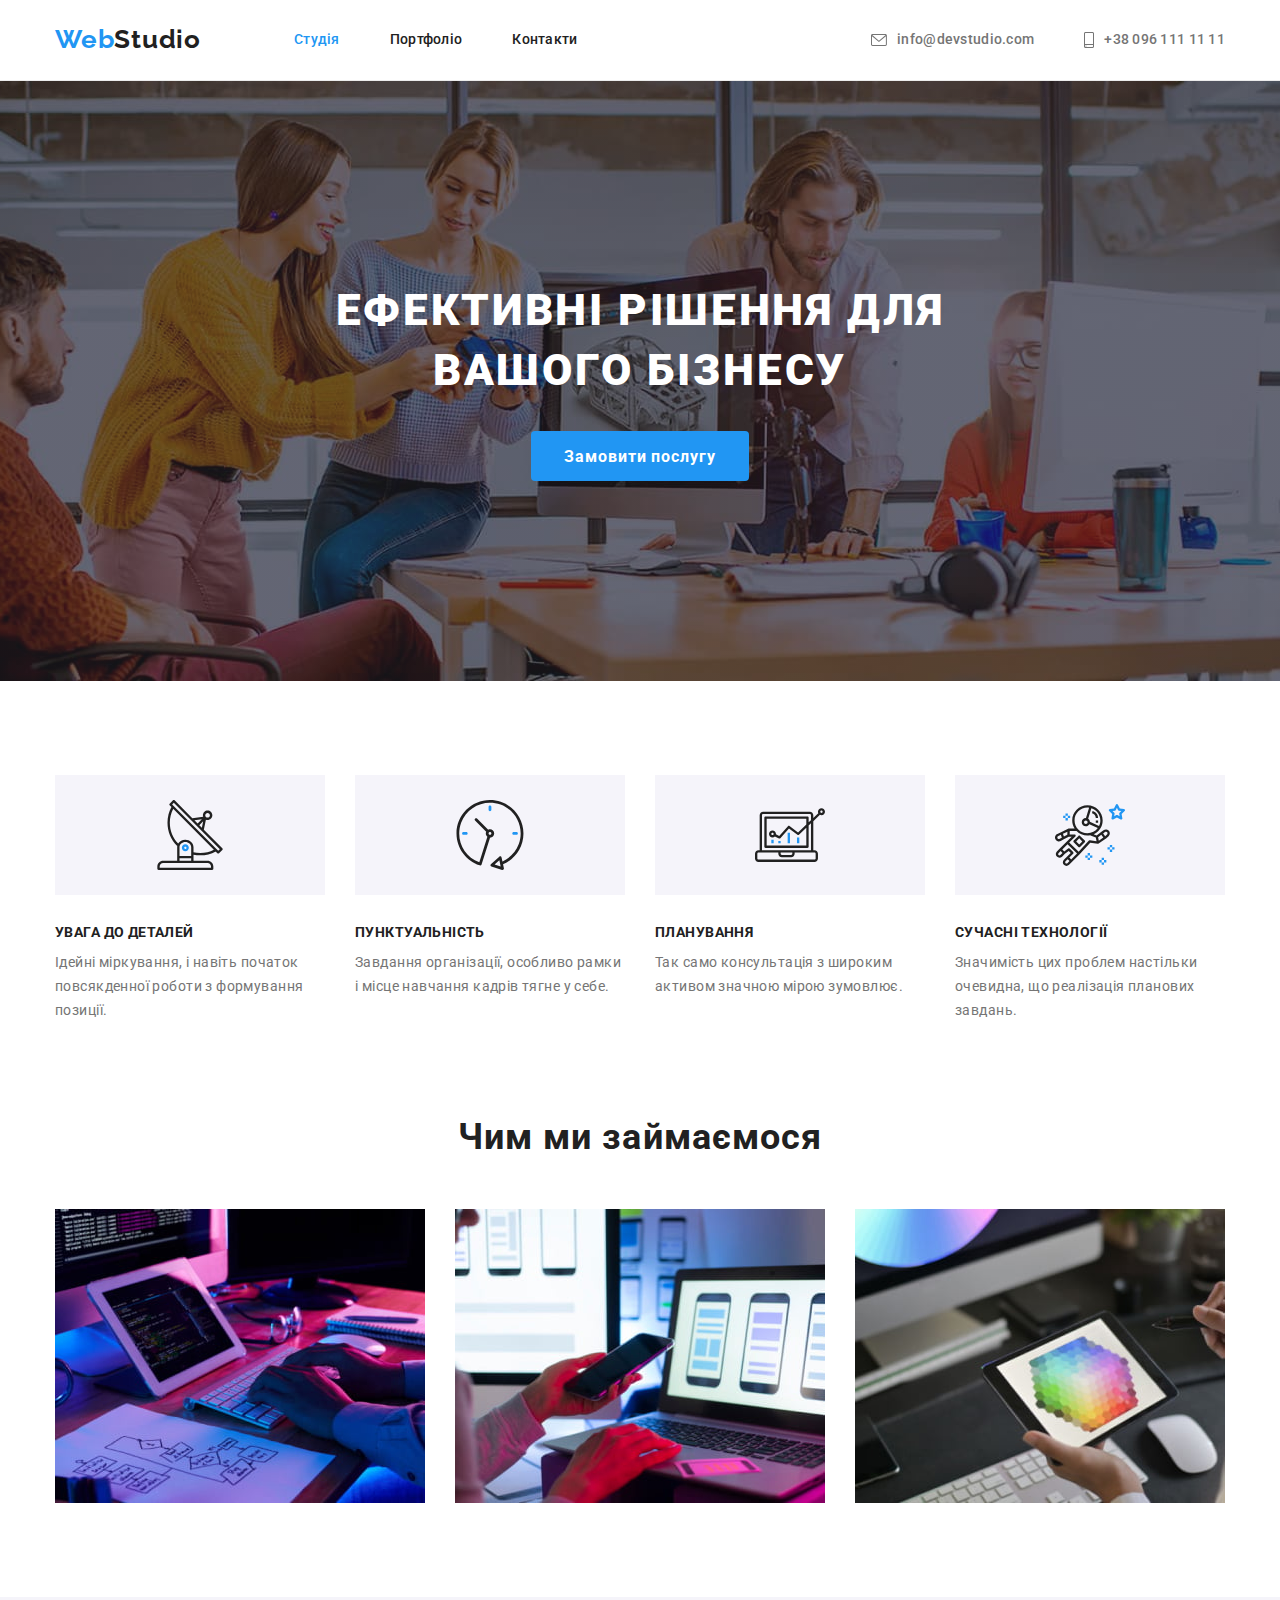
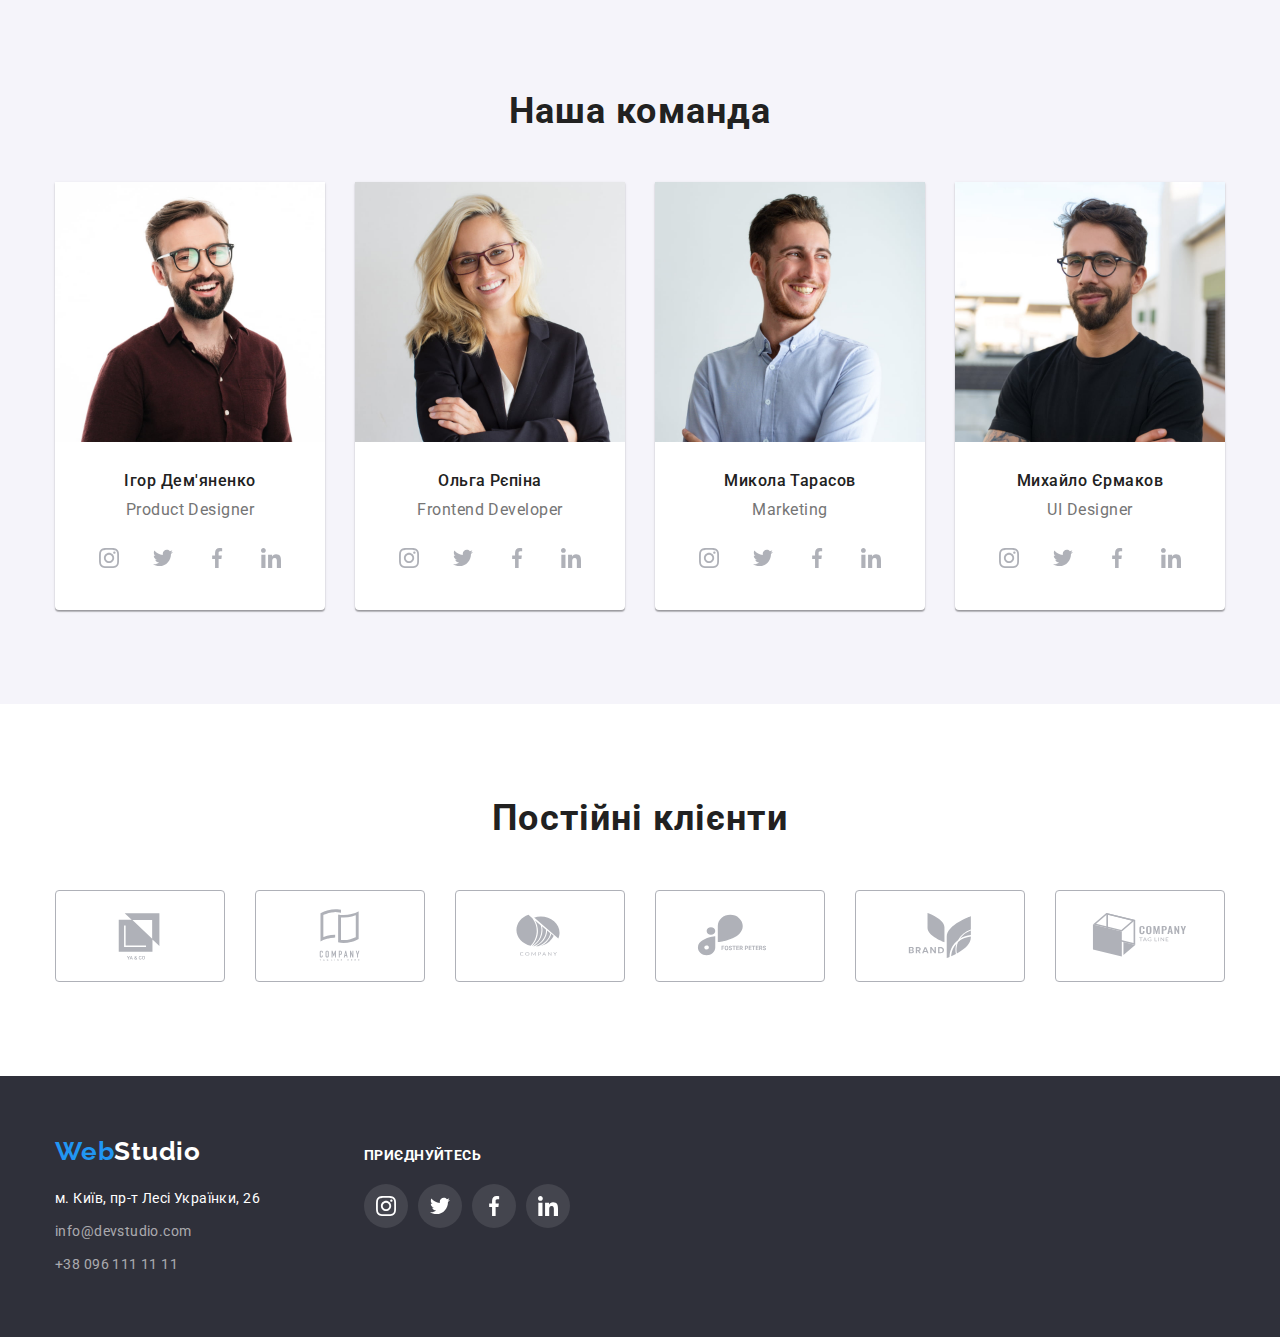
<file: index.html>
<!DOCTYPE html>
<html lang="uk">
<head>
    <meta charset="UTF-8">
    <meta http-equiv="X-UA-Compatible" content="IE=edge">
    <meta name="viewport" content="width=device-width, initial-scale=1.0">
    <title>WebStudio</title>
    <link rel="preconnect" href="https://fonts.googleapis.com">
    <link rel="preconnect" href="https://fonts.gstatic.com" crossorigin>
    <link href="https://fonts.googleapis.com/css2?family=Raleway:wght@700&family=Roboto:wght@400;500;700;900&display=swap" rel="stylesheet">
    <link rel="stylesheet" href="https://cdn.jsdelivr.net/npm/modern-normalize@1.1.0/modern-normalize.min.css">
    <link rel="stylesheet" href="./css/styles.css">
</head>

<body class="page">
    <!-- HEADER + SITE NAV + CONTACT NAV -->
    <header class="header">
        <div class="header-container container">
            <nav class="page-navigation">
                <a href="./index.html" class="logo">
                    Web<span class="logo-accent">Studio</span>
                </a>

            <ul class="site-nav list">
                <li><a href="./index.html" class="site-nav-link link current">Студія</a></li>
                <li><a href="./portfolio.html" class="site-nav-link link">Портфоліо</a></li>
                <li><a href="" class="site-nav-link link">Контакти</a></li>
            </ul>
            </nav>

            <ul class="contact-nav list">
                <li><a href="mailto:info@devstudio.com" class="contact-nav-link link">
                <svg class="contact-nav-icon" width="16" height="12">
                    <use href="./images/icons.svg#icon-envelope"></use>
                </svg>
                info@devstudio.com
            </a>
        </li>

                <li><a href="tel:+380961111111" class="contact-nav-link link">
                <svg class="contact-nav-icon" width="10" height="16">
                    <use href="./images/icons.svg#icon-smartphone"></use>
                </svg>
                +38 096 111 11 11
            </a>
        </li>
            </ul>
        </div>
    </header>

    
    <main>
    <!-- HERO -->
        <section class="hero section-hero section"> 
            <div class="container">
                <h1 class="hero-title">ефективні рішення для вашого бізнесу</h1>
                    <button type="button" class="btn-basics btn-hero">Замовити послугу</button>
            </div>
        </section>

    <!-- VALUES SECTION -->
    <section class="section">
        <div class="container">
            <h2 class="visually-hidden" hidden>Цінності компанії</h2>
                <ul class="values-list flex-list list"> 
                    
                    <li class="values-card">
                        <div class="icons-background">
                        <svg class="icon-values" width="70" height="70">
                            <use href="./images/icons.svg#icon-antenna"></use>
                        </svg>
                    </div>
                        <h3 class="values-heading">увага до деталей</h3>
                        <p class="values-info">Ідейні міркування, і навіть початок повсякденної роботи з формування позиції.</p>
                    </li>

                    <li class="values-card">
                        <div class="icons-background">
                        <svg class="icon-values" width="70" height="70">
                            <use href="./images/icons.svg#icon-clock"></use>
                        </svg>
                    </div>
                        <h3 class="values-heading">пунктуальність</h3>
                        <p class="values-info">Завдання організації, особливо рамки і місце навчання кадрів тягне у себе.</p>
                    </li>

                    <li class="values-card">
                        <div class="icons-background">
                        <svg class="icon-values" width="70" height="70">
                            <use href="./images/icons.svg#icon-diagram"></use>
                        </svg>
                    </div>
                        <h3 class="values-heading">планування</h3>
                        <p class="values-info">Так само консультація з широким активом значною мірою зумовлює.</p>
                    </li>

                    <li class="values-card">
                        <div class="icons-background">
                        <svg class="icon-values" width="70" height="70">
                            <use href="./images/icons.svg#icon-astronaut"></use>
                        </svg>
                    </div>
                        <h3 class="values-heading">сучасні технології</h3>
                        <p class="values-info">Значимість цих проблем настільки очевидна, що реалізація планових завдань.</p>
                    </li>
                </ul>
        </div>
    </section>

    <!-- Чим ми займаємося -->
    <section class="section-work section">
        <div class="container">
            <h2 class="section-title">Чим ми займаємося</h2>
                <ul class="works flex-list list">
                    <li class="works-card">
                        <img src="./images/imgone.jpg" alt="Чоловік набирає дані на клавіатурі." width="370" >
                    </li>
                    <li class="works-card">
                        <img src="./images/imgtwo.jpg" alt="Чоловік дивиться на телефон і порівнює його з зображенням на екрані." width="370" >
                    </li>
                    <li class="works-card">
                        <img src="./images/imgthree.jpg" alt="Людина працює зі схемою кольорів на планшеті" width="370" >
                    </li>
                </ul>
        </div>
    </section>

    <!-- TEAM SECTION -->
    <section class="team-section section">
        <div class="container">

            <h2 class="section-title">Наша команда</h2>
                <ul class="team flex-list list">
                    <li class="team-card">
                        <img src="./images/ihor.jpg" alt="Дизайнер Ігор Дем'яненко" width="270" >
                        
                        <div class="card-info-team">
                            <h3 class="section-heading">Ігор Дем'яненко</h3>
                            <p class="section-info" lang="en">Product Designer</p>

                            <ul class="team-socials-list list">
                                <li class="team-socials-link link">
                                    <a class="team-socials-link-a link" href="" target="_blank" rel="norefferer noopener nofollow">
                                        <svg class="team-socials-icons" width="20" height="20" aria-label="instagram" lang="en">
                                            <use href="./images/icons.svg#icon-instagram" />
                                        </svg>
                                    </a>
                                </li>
                    
                                <li class="team-socials-link link">
                                    <a class="team-socials-link-a link" href="" target="_blank" rel="norefferer noopener nofollow">
                                        <svg class="team-socials-icons" width="20" height="20" aria-label="twitter" lang="en">
                                            <use href="./images/icons.svg#icon-twitter" />
                                        </svg>
                                    </a>
                                </li>
                    
                                <li class="team-socials-link link">
                                    <a class="team-socials-link-a link" href="" target="_blank" rel="norefferer noopener nofollow">
                                        <svg class="team-socials-icons" width="20" height="20" aria-label="facebook" lang="en">
                                            <use href="./images/icons.svg#icon-facebook" />
                                        </svg>
                                    </a>
                                </li>
                    
                                <li class="team-socials-link link">
                                    <a class="team-socials-link-a link" href="" target="_blank" rel="norefferer noopener nofollow">
                                        <svg class="team-socials-icons" width="20" height="20" aria-label="linkedin" lang="en">
                                            <use href="./images/icons.svg#icon-linkedin" />
                                        </svg>
                                    </a>
                                </li>
                            </ul>
                            </div>
                                    

                    <li class="team-card">
                        <img src="./images/olha.jpg" alt="Розробниця інтерфейсів Ольга Рєпіна" width="270" >
                        <div class="card-info-team">
                            <h3 class="section-heading">Ольга Рєпіна</h3>
                            <p lang="en" class="section-info">Frontend Developer</p>

                            <ul class="team-socials-list list">
                                <li class="team-socials-link link">
                                    <a class="team-socials-link-a link" href="" target="_blank" rel="norefferer noopener nofollow">
                                        <svg class="team-socials-icons" width="20" height="20" aria-label="instagram" lang="en">
                                            <use href="./images/icons.svg#icon-instagram" />
                                        </svg>
                                    </a>
                                </li>
                    
                                <li class="team-socials-link link">
                                    <a class="team-socials-link-a link" href="" target="_blank" rel="norefferer noopener nofollow">
                                        <svg class="team-socials-icons" width="20" height="20" aria-label="twitter" lang="en">
                                            <use href="./images/icons.svg#icon-twitter" />
                                        </svg>
                                    </a>
                                </li>
                    
                                <li class="team-socials-link link">
                                    <a class="team-socials-link-a link" href="" target="_blank" rel="norefferer noopener nofollow">
                                        <svg class="team-socials-icons" width="20" height="20" aria-label="facebook" lang="en">
                                            <use href="./images/icons.svg#icon-facebook" />
                                        </svg>
                                    </a>
                                </li>
                    
                                <li class="team-socials-link link">
                                    <a class="team-socials-link-a link" href="" target="_blank" rel="norefferer noopener nofollow">
                                        <svg class="team-socials-icons" width="20" height="20" aria-label="linkedin" lang="en">
                                            <use href="./images/icons.svg#icon-linkedin" />
                                        </svg>
                                    </a>
                                </li>
                            </ul>
                        </div>
                    </li>

                    <li class="team-card">
                        <img src="./images/mykola.jpg" alt="Маркетолог Микола Тарасов" width="270" >
                        <div class="card-info-team">
                            <h3 class="section-heading">Микола Тарасов</h3>
                            <p lang="en" class="section-info">Marketing</p>

                            <ul class="team-socials-list list">
                                <li class="team-socials-link link">
                                    <a class="team-socials-link-a link" href="" target="_blank" rel="norefferer noopener nofollow">
                                        <svg class="team-socials-icons" width="20" height="20" aria-label="instagram" lang="en">
                                            <use href="./images/icons.svg#icon-instagram" />
                                        </svg>
                                    </a>
                                </li>
                    
                                <li class="team-socials-link link">
                                    <a class="team-socials-link-a link" href="" target="_blank" rel="norefferer noopener nofollow">
                                        <svg class="team-socials-icons" width="20" height="20" aria-label="twitter" lang="en">
                                            <use href="./images/icons.svg#icon-twitter" />
                                        </svg>
                                    </a>
                                </li>
                    
                                <li class="team-socials-link link">
                                    <a class="team-socials-link-a link" href="" target="_blank" rel="norefferer noopener nofollow">
                                        <svg class="team-socials-icons" width="20" height="20" aria-label="facebook" lang="en">
                                            <use href="./images/icons.svg#icon-facebook" />
                                        </svg>
                                    </a>
                                </li>
                    
                                <li class="team-socials-link link">
                                    <a class="team-socials-link-a link" href="" target="_blank" rel="norefferer noopener nofollow">
                                        <svg class="team-socials-icons" width="20" height="20" aria-label="linkedin" lang="en">
                                            <use href="./images/icons.svg#icon-linkedin" />
                                        </svg>
                                    </a>
                                </li>
                            </ul>
                        </div>
                    </li>

                    <li class="team-card">
                        <img src="./images/mykhailo.jpg" alt="Дизайнер інтерфейсів Михайло Єрмаков" width="270" >
                        <div class="card-info-team">
                            <h3 class="section-heading">Михайло Єрмаков</h3>
                            <p lang="en" class="section-info">UI Designer</p>

                            <ul class="team-socials-list list">
                                <li class="team-socials-link link">
                                    <a class="team-socials-link-a link" href="" target="_blank" rel="norefferer noopener nofollow">
                                        <svg class="team-socials-icons" width="20" height="20" aria-label="instagram" lang="en">
                                            <use href="./images/icons.svg#icon-instagram" />
                                        </svg>
                                    </a>
                                </li>
                    
                                <li class="team-socials-link link">
                                    <a class="team-socials-link-a link" href="" target="_blank" rel="norefferer noopener nofollow">
                                        <svg class="team-socials-icons" width="20" height="20" aria-label="twitter" lang="en">
                                            <use href="./images/icons.svg#icon-twitter" />
                                        </svg>
                                    </a>
                                </li>
                    
                                <li class="team-socials-link link">
                                    <a class="team-socials-link-a link" href="" target="_blank" rel="norefferer noopener nofollow">
                                        <svg class="team-socials-icons" width="20" height="20" aria-label="facebook" lang="en">
                                            <use href="./images/icons.svg#icon-facebook" />
                                        </svg>
                                    </a>
                                </li>
                    
                                <li class="team-socials-link link">
                                    <a class="team-socials-link-a link" href="" target="_blank" rel="norefferer noopener nofollow">
                                        <svg class="team-socials-icons" width="20" height="20" aria-label="linkedin" lang="en">
                                            <use href="./images/icons.svg#icon-linkedin" />
                                        </svg>
                                    </a>
                                </li>
                            </ul>
                        </div>
                    </li>
                </ul>
        </div>
    </section>
</main>

<!--MAIN CLIENTS-->
<section class="clients-section section">
    <div class="container">
        <h2 class="section-title">Постійні клієнти</h2>
            <ul class="clients-list flex-list list">

                <li class="clients-link">
                    <a class="clients-link-a link" href="" target="_blank" rel="norefferer noopener nofollow">
                    <svg class="client-icon" width="106" height="60" aria-label="перший клієнт">
                        <use href="./images/icons.svg#icon-logofirst"></use>
                    </svg>
                </a>
                </li>

                <li class="clients-link">
                    <a class="clients-link-a link" href="" target="_blank" rel="norefferer noopener nofollow">
                    <svg class="client-icon" width="106" height="60" aria-label="другий клієнт">
                        <use href="./images/icons.svg#icon-logosecond"></use>
                    </svg>
                    </a>
                </li>

                <li class="clients-link">
                    <a class="clients-link-a link" href="" target="_blank" rel="norefferer noopener nofollow">
                    <svg class="client-icon" width="106" height="60" aria-label="третій клієнт">
                        <use href="./images/icons.svg#icon-logothird"></use>
                    </svg>
                    </a>
                </li>

                <li class="clients-link">
                    <a class="clients-link-a link" href="" target="_blank" rel="norefferer noopener nofollow">
                    <svg class="client-icon" width="106" height="60" aria-label="четвертий клієнт">
                        <use href="./images/icons.svg#icon-logofourth"></use>
                    </svg>
                    </a>
                </li>

                <li class="clients-link">
                    <a class="clients-link-a link" href="" target="_blank" rel="norefferer noopener nofollow">
                    <svg class="client-icon" width="106" height="60" aria-label="п'ятий клієнт">
                        <use href="./images/icons.svg#icon-logofifth"></use>
                    </svg>
                    </a>
                </li>

                <li class="clients-link">
                    <a class="clients-link-a link" href="" target="_blank" rel="norefferer noopener nofollow">
                    <svg class="client-icon" width="106" height="60" aria-label="шостий клієнт">
                        <use href="./images/icons.svg#icon-logosixth"></use>
                    </svg>
                    </a>
                </li>
        </ul>
    </div>
</section>


<!-- FOOTER -->
<footer class="footer">
    <div class="footer-flex container">
        <div class="logo-address">
            <a href="./index.html" class="logo-footer logo">
            Web<span class="logo-footer-accent">Studio</span>
            </a>
                <address>
                    <p class="address">м. Київ, пр-т Лесі Українки, 26</p>
                        <ul class="footer-nav">
                            <li class="footer-li"><a href="mailto:info@devstudio.com" class="footer-link link">info@devstudio.com</a></li>
                            <li class="footer-li"><a href="tel:+380961111111" class="footer-link link">+38 096 111 11 11</a></li>
                        </ul>
                </address>
        </div>

<div class="footer-socials link">
    <p class="footer-p">приєднуйтесь</p>
        <ul class="footer-socials-list list">
            <li class="socials-link link">
                <a class="socials-link-a link" href="" target="_blank" rel="norefferer noopener nofollow">
                    <svg class="socials-icons" width="20" height="20" aria-label="instagram" lang="en">
                        <use href="./images/icons.svg#icon-instagram" />
                    </svg>
                </a>
            </li>

            <li class="socials-link link">
                <a class="socials-link-a link" href="" target="_blank" rel="norefferer noopener nofollow">
                    <svg class="socials-icons" width="20" height="20" aria-label="twitter" lang="en">
                        <use href="./images/icons.svg#icon-twitter" />
                    </svg>
                </a>
            </li>

            <li class="socials-link link">
                <a class="socials-link-a link" href="" target="_blank" rel="norefferer noopener nofollow">
                    <svg class="socials-icons" width="20" height="20" aria-label="facebook" lang="en">
                        <use href="./images/icons.svg#icon-facebook" />
                    </svg>
                </a>
            </li>

            <li class="socials-link link">
                <a class="socials-link-a link" href="" target="_blank" rel="norefferer noopener nofollow">
                    <svg class="socials-icons" width="20" height="20" aria-label="linkedin" lang="en">
                        <use href="./images/icons.svg#icon-linkedin" />
                    </svg>
                </a>
            </li>
        </ul>


</div>
</div>
</footer>

</body>
</html>
</file>
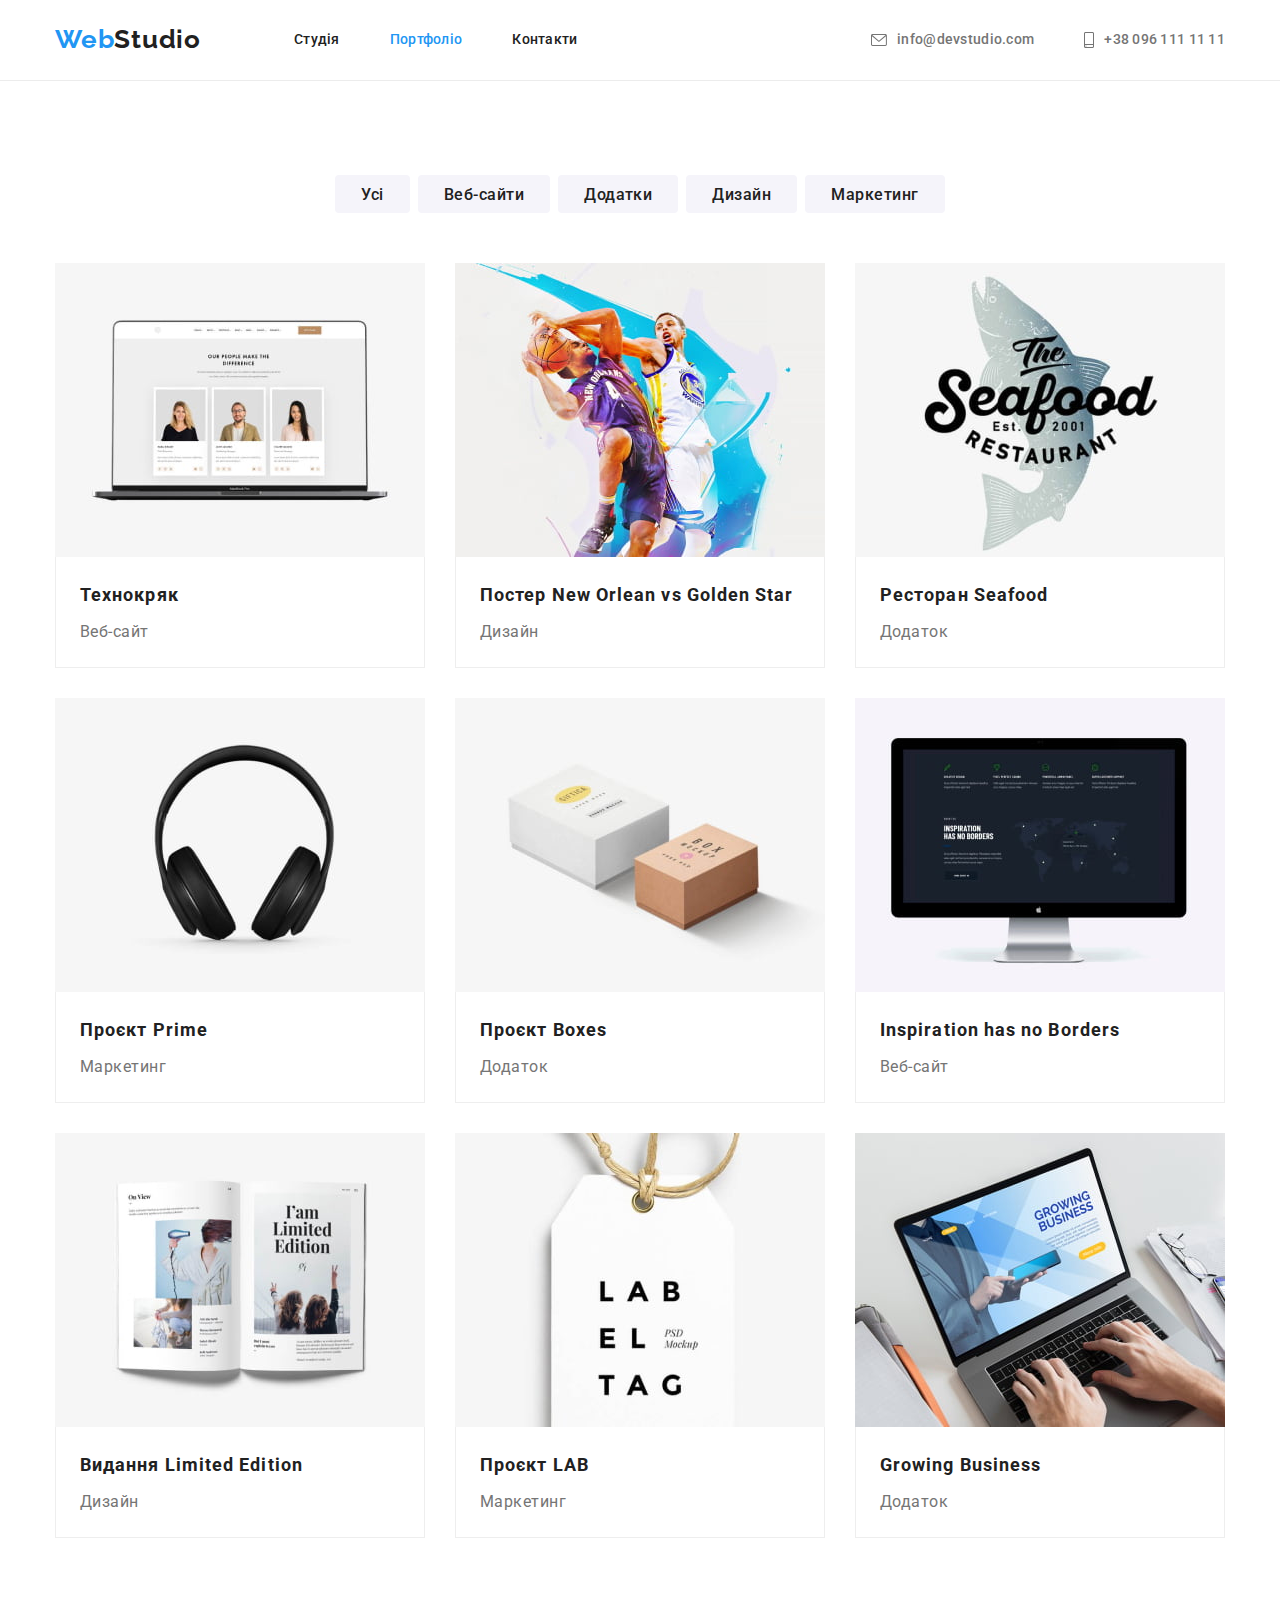
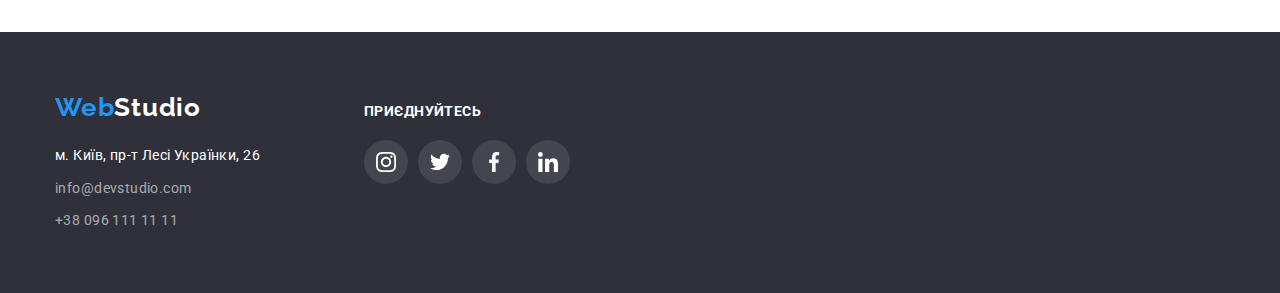
<file: portfolio.html>
<!DOCTYPE html>
<html lang="uk">
<head>
    <meta charset="UTF-8">
    <meta http-equiv="X-UA-Compatible" content="IE=edge">
    <meta name="viewport" content="width=device-width, initial-scale=1.0">
    <title>WebStudio</title>
    <link rel="preconnect" href="https://fonts.googleapis.com">
    <link rel="preconnect" href="https://fonts.gstatic.com" crossorigin>
    <link href="https://fonts.googleapis.com/css2?family=Raleway:wght@700&family=Roboto:wght@400;500;700;900&display=swap" rel="stylesheet">
    <link rel="stylesheet" href="https://cdn.jsdelivr.net/npm/modern-normalize@1.1.0/modern-normalize.min.css"> 
    <link rel="stylesheet" href="./css/styles.css">
</head>

<body class="page">
   <!-- HEADER + SITE NAV + CONTACT NAV -->
    <header class="header">
        <div class="header-container container">
            <nav class="page-navigation">
                <a href="./index.html" class="logo">
                    Web<span class="logo-accent">Studio</span>
                </a>

            <ul class="site-nav list">
                <li><a href="./index.html" class="site-nav-link link">Студія</a></li>
                <li><a href="./portfolio.html" class="site-nav-link link current">Портфоліо</a></li>
                <li><a href="" class="site-nav-link link">Контакти</a></li>
            </ul>
            </nav>

            <ul class="contact-nav list">
                <li><a href="mailto:info@devstudio.com" class="contact-nav-link link">
                    <svg class="contact-nav-icon" width="16" height="12">
                        <use href="./images/icons.svg#icon-envelope"></use>
                    </svg>
                    info@devstudio.com
                </a>
            </li>
    
                    <li><a href="tel:+380961111111" class="contact-nav-link link">
                    <svg class="contact-nav-icon" width="10" height="16">
                        <use href="./images/icons.svg#icon-smartphone"></use>
                    </svg>
                    +38 096 111 11 11
                </a>
            </li>
            </ul>
        </div>
    </header>

<main>
    <h1 class="visually-hidden" hidden>Портфоліо</h1>
        <section class="portfolio section">
            <div class="container">
                <h2 class="visually-hidden" hidden>Фільтр</h2>
                        <ul class="filter-list list">
                            <li><button type="button" class="btn-basics btn-secondary">Усі</button></li>
                            <li><button type="button" class="btn-basics btn-secondary">Веб-сайти</button></li>
                            <li><button type="button" class="btn-basics btn-secondary">Додатки</button></li>
                            <li><button type="button" class="btn-basics btn-secondary">Дизайн</button></li>
                            <li><button type="button" class="btn-basics btn-secondary">Маркетинг</button></li>
                        </ul>

    <!-- CARDS WITH IMAGES-->
            <h2 class="visually-hidden" hidden>Картки робіт</h2>
            <ul class="flex-list portfolio-list list">
                <li class="portfolio-card"> 
                    <a href="" class="portfolio-link link">
                    <img src="./images/portfolioa.jpg" alt="Вебсайт на ноутбуці" width="370" >
                        <div class="portfolio-card-borders">
                            <h3 class="results-title">Технокряк</h3>
                            <p class="results-info">Веб-сайт</p>
                        </div>
                    </a>
                </li>

                <li class="portfolio-card"> 
                    <a href="" class="portfolio-link link">
                    <img src="./images/portfoliob.jpg" alt="Постер з двома гравцями у баскетбол" width="370" >
                        <div class="portfolio-card-borders">
                            <h3 class="results-title">Постер <span lang="en">New Orlean vs Golden Star</span></h3>
                            <p class="results-info">Дизайн</p>
                        </div>
                    </a>
                </li>

                <li class="portfolio-card"> 
                    <a href="" class="portfolio-link link">
                    <img src="./images/portfolioc.jpg" alt="Логотип ресторану" width="370" >
                        <div class="portfolio-card-borders">
                            <h3 class="results-title">Ресторан <span lang="en">Seafood</span></h3>
                            <p class="results-info">Додаток</p>
                        </div>
                    </a>
                </li>

                <li class="portfolio-card"> 
                    <a href="" class="portfolio-link link">
                    <img src="./images/portfoliod.jpg" alt="Навушники" width="370" >
                        <div class="portfolio-card-borders">
                            <h3 class="results-title">Проєкт <span lang="en">Prime</span></h3>
                            <p class="results-info">Маркетинг</p>
                        </div>
                    </a>
                </li>

                <li class="portfolio-card"> 
                    <a href="" class="portfolio-link link">
                    <img src="./images/portfolioe.jpg" alt="Біла і коричнева коробки" width="370" >
                        <div class="portfolio-card-borders">
                            <h3 class="results-title">Проєкт <span lang="en">Boxes</span></h3>
                            <p class="results-info">Додаток</p>
                        </div>
                    </a>
                </li>

                <li class="portfolio-card"> 
                    <a href="" class="portfolio-link link">
                    <img src="./images/portfoliof.jpg" alt="Монітор" width="370" >
                        <div class="portfolio-card-borders">
                            <h3 lang="en" class="results-title">Inspiration has no Borders</h3>
                            <p class="results-info">Веб-сайт</p>
                        </div>
                    </a>
                </li>

                <li class="portfolio-card"> 
                    <a href="" class="portfolio-link link">
                    <img src="./images/portfoliog.jpg" alt="Розгорнуте видання журналу" width="370" >
                        <div class="portfolio-card-borders">
                            <h3 class="results-title">Видання <span lang="en">Limited Edition</span></h3>
                            <p class="results-info">Дизайн</p>
                        </div>
                    </a>
                </li>

                <li class="portfolio-card"> 
                    <a href="" class="portfolio-link link">
                    <img src="./images/portfolioh.jpg" alt="Логотип бренду" width="370" >
                        <div class="portfolio-card-borders">
                            <h3 class="results-title">Проєкт <span lang="en">LAB</span></h3>
                            <p class="results-info">Маркетинг</p>
                        </div>
                    </a>
                </li>

                <li class="portfolio-card"> 
                    <a href="" class="portfolio-link link">
                    <img src="./images/portfolioi.jpg" alt="Людина, що працює за ноутбуком" width="370" >
                        <div class="portfolio-card-borders">
                            <h3 lang="en" class="results-title">Growing Business</h3>
                            <p class="results-info">Додаток</p>
                        </div>
                    </a>
                </li>
            </ul>
        </div>
    </section>
</main>

<!-- FOOTER -->
<footer class="footer">
    <div class="footer-flex container">
        <div class="logo-address">
            <a href="./index.html" class="logo-footer logo">
            Web<span class="logo-footer-accent">Studio</span>
            </a>
                <address>
                    <p class="address">м. Київ, пр-т Лесі Українки, 26</p>
                        <ul class="footer-nav">
                            <li class="footer-li"><a href="mailto:info@devstudio.com" class="footer-link link">info@devstudio.com</a></li>
                            <li class="footer-li"><a href="tel:+380961111111" class="footer-link link">+38 096 111 11 11</a></li>
                        </ul>
                </address>
        </div>

<div class="footer-socials link">
    <p class="footer-p">приєднуйтесь</p>
        <ul class="footer-socials-list list">
            <li class="socials-link link">
                <a class="socials-link-a link" href="" target="_blank" rel="norefferer noopener nofollow">
                    <svg class="socials-icons" width="20" height="20">
                        <use href="./images/icons.svg#icon-instagram" />
                    </svg>
                </a>
            </li>

            <li class="socials-link link">
                <a class="socials-link-a link" href="" target="_blank" rel="norefferer noopener nofollow">
                    <svg class="socials-icons" width="20" height="20">
                        <use href="./images/icons.svg#icon-twitter" />
                    </svg>
                </a>
            </li>

            <li class="socials-link link">
                <a class="socials-link-a link" href="" target="_blank" rel="norefferer noopener nofollow">
                    <svg class="socials-icons" width="20" height="20">
                        <use href="./images/icons.svg#icon-facebook" />
                    </svg>
                </a>
            </li>

            <li class="socials-link link">
                <a class="socials-link-a link" href="" target="_blank" rel="norefferer noopener nofollow">
                    <svg class="socials-icons" width="20" height="20">
                        <use href="./images/icons.svg#icon-linkedin" />
                    </svg>
                </a>
            </li>
        </ul>


</div>
</div>
</footer>

</body>
</html>
</file>
<file: css/styles.css>
:root {
    --primary-font: 'Roboto', sans-serif;
    --logotype-font: 'Raleway', sans-serif;

    --black-text-color: #212121;
    --white-text-color: #FFFFFF;
    --general-text-color: #757575;
    --accent-color: #2196F3; 

    --backgr-dark-color: #2F303A; 
    --backgr-grey-color: #F5F4FA;
}

.page {
background-color: var(--white-text-color); 
color: var(--general-text-color);
font-family: var(--primary-font);
}

/*=============================СБРОС СТИЛЕЙ=============================*/
h1,
h2,
h3,
h4,
p {
    margin-top: 0;
    margin-bottom: 0;
}

ul,
ol {
    margin-top: 0;
    margin-bottom: 0;
    padding-left: 0;
}

img {
    display: block;
    max-width: 100%;
    height: auto;
}

button {
    cursor: pointer;
    display: inline-block;
}

.list {
    list-style: none;
}

.flex-list {
    display: flex;
    gap: 30px;
}

.link {
    text-decoration: none;
}

.visually-hidden {
    position: absolute;
    width: 1px;
    height: 1px;
    margin: -1px;
    border: 0;
    padding: 0;
    
    white-space: nowrap;
    clip-path: inset(100%);
    clip: rect(0 0 0 0);
    overflow: hidden;
  }

  .section {
    padding-top: 94px;
    padding-bottom: 94px;
  }

/*=============================CONTAINER==================================*/
.container {
    width: 1200px;
    margin-left: auto;
    margin-right: auto;
    padding-left: 15px;
    padding-right: 15px;
}
/*=============================BUTTONS=============================*/
.btn-basics {
    border: 1px solid transparent;
    border-radius: 4px;
    font-size: 16px;
    text-decoration: none;
    text-align: center;
}

.btn-hero {
    min-width: 216px;
    padding: 10px 32px;
    height: 50px;
    font-weight: 700;
    line-height: 1.9;
    letter-spacing: 0.06em;

    color: var(--white-text-color);
    background-color: var(--accent-color);
}

.btn-hero:hover,
.btn-hero:focus,
.btn-hero:active {
    color: var(--white-text-color);
    background-color: #188CE8;
    box-shadow: 0px 4px 4px rgba(0, 0, 0, 0.15);
}

.btn-secondary {
    min-width: 73px;
    padding: 6px 25px;
    height: 38px;
    font-weight: 500;
    line-height: 1.62;
    letter-spacing: 0.03em;

    color: var(--black-text-color);
    background-color: var(--backgr-grey-color);
}

.btn-secondary:hover,
.btn-secondary:focus,
.btn-secondary:active {
    color: var(--white-text-color);
    background-color: var(--accent-color);
    box-shadow: 0px 3px 1px rgba(0, 0, 0, 0.1), 0px 1px 2px rgba(0, 0, 0, 0.08), 0px 2px 2px rgba(0, 0, 0, 0.12);
}
/*=============================HEADER==================================*/
.header {
    background-color: var(--white-text-color);
    padding-top: 24px;
    padding-bottom: 25px;
    border-bottom: 1px solid #ECECEC;
}

.header-container {
    display: flex;
    justify-content: space-between;
    align-items: center;
    padding-top: 0;
    padding-bottom: 0;
}

.page-navigation {
    display: flex;
    align-items: center;
}

.logo {
    color: var(--accent-color);
    display: flex;
    margin-right: 93px;

    font-family: var(--logotype-font);
    font-weight: 700;
    font-size: 26px;
    line-height: 1.2;
    text-decoration: none;
    letter-spacing: 0.03em;
}

.logo-accent{
    color: var(--black-text-color);
}
/*=============================SITE NAV================================*/
.site-nav {
    display: flex;
    gap: 50px;
}

.site-nav-link {
    color: var(--black-text-color);
    font-weight: 500;
    font-size: 14px;
    line-height: 1.14;
    letter-spacing: 0.02em;
    text-decoration: none;
}
.site-nav-link:hover,
.site-nav-link:focus {
    color: var(--accent-color);
}

.current {
    color: var(--accent-color);
}
/*=============================CONTACT NAV=============================*/
.contact-nav {
    display: flex;
    gap: 50px;
}

.contact-nav-link {
    display: flex;
    align-items: center;
    color: var(--general-text-color);
    font-weight: 500;
    font-size: 14px;
    line-height: 1.14;
    letter-spacing: 0.02em;
    text-decoration: none;
}

.contact-nav-link:hover,
.contact-nav-link:focus {
    color: var(--accent-color)
}

.contact-nav-icon {
    fill: currentColor;
    margin-right: 10px;
}
/*=============================HERO=============================*/
.hero {
    max-width: 1600px;
    height: 600px; 
    margin-left: auto;
    margin-right: auto;

    background-color: var(--backgr-dark-color);
    background-image: linear-gradient( to right, rgba(47, 48, 58, 0.4), rgba(47, 48, 58, 0.4)
    ),
    url('../images/herobcg.jpg');
    background-repeat: no-repeat;
    background-position: center; 
    background-size: cover;
}

.section-hero {
    text-align: center;
    padding-top: 200px;
    padding-bottom: 200px;
}

.hero-title {
    color: var(--white-text-color);
    margin: 0 auto;
    margin-bottom: 30px;

    width: 696px;
    font-weight: 900;
    font-size: 44px;
    line-height: 1.36;
    letter-spacing: 0.06em;
    
    text-transform: uppercase;
}
/*=============================VALUES SECTION=============================*/
.values-card {
    flex-basis: calc((100% - 90px) / 3);
    gap: 30px; 
}

.icons-background {
    display:flex;
    align-items: center;
    justify-content: center;
    background-color: #F5F4FA;
    height: 120px;
    margin-bottom: 30px;
}

.values-heading {
    color: var(--black-text-color);
    margin-top: 0;
    margin-bottom: 10px;

    font-weight: 700;
    font-size: 14px;
    line-height: 1.14;
    text-transform: uppercase;
    letter-spacing: 0.03em;
}

.values-info {
    color: var(--general-text-color);
    font-size: 14px;
    line-height: 1.71;
    letter-spacing: 0.03em;
}
/*=============================WORK SECTION============================*/
.section-work {
    padding-top: 0;
}

.section-title {
    padding-top: 0;
    margin-top: 0;
    margin-bottom: 50px;
    color: var(--black-text-color);
    font-weight: 700;
    font-size: 36px;
    line-height: 1.16;
    text-align: center;
    letter-spacing: 0.03em;
}

.works-card {
    flex-basis: calc((100% - 60px) / 3);
}
/*=============================TEAM SECTION============================*/
.team-section {
    background-color: var(--backgr-grey-color);
}

.team-card {
    flex-basis: calc((100% - 90px) / 3);
    background-color: var(--white-text-color);
    box-shadow: 0px 1px 3px rgba(0, 0, 0, 0.12), 0px 1px 1px rgba(0, 0, 0, 0.14), 0px 2px 1px rgba(0, 0, 0, 0.2);
    border-radius: 0px 0px 4px 4px;
}

.card-info-team {
    padding-top: 30px;
    padding-bottom: 30px;
    padding-right: 32px;
    padding-left: 32px;
}

.section-heading {
    color: var(--black-text-color);
    margin-bottom: 0;
    font-size: 16px;

    font-weight: 500;
    line-height: 1.18;
    text-align: center;
    letter-spacing: 0.03em;
}

.section-info {
    color: var(--general-text-color);
    margin-top: 10px;

    line-height: 1.18;
    text-align: center;
    letter-spacing: 0.03em;
}

.team-socials-list {
    display: flex;
    gap: 10px;
    justify-content: center;
    align-items: center;
    margin-top: 16px;
}

.team-socials-link {
    width: calc((100% - 30px) / 4);
    height: 44px;
  }

.team-socials-link-a {
    display: flex;
    border-radius: 50%;
    justify-content: center;
    align-items: center;
    color: #AFB1B8;
    background-color: transparent;
    width: 100%;
    height: 100%;
  }
  
  .team-socials-link-a:hover,
  .team-socials-link-a:focus {
    background-color: var(--accent-color);
  }
  
  .team-socials-icons {
    fill: #AFB1B8;
  }

  .team-socials-link-a:hover .team-socials-icons, 
  .team-socials-link-a:focus .team-socials-icons {
    fill: var(--white-text-color);
  }
/*===========================MAIN CLIENTS=====================================*/
.clients-list {
    display: flex;
    justify-content: center;
    align-items: center;
    gap: 30px;
}

.clients-link {
    flex-basis: calc((100% - 150px) / 6);
    padding-left: auto;
    padding-right: auto;
    width: 170px;
    height: 92px;
  }

.clients-link-a {
    display: flex;
    justify-content: center;
    align-items: center;
    width: 100%;
    height: 100%;

    border: 1px solid #AFB1B8;
    border-radius: 4px;
    background-color: transparent;
    color: #AFB1B8;
  }

  .clients-link-a:hover, 
  .clients-link-a:focus {
    color: var(--accent-color);
    border-color: var(--accent-color);
  }

  .client-icon {
    fill: currentColor;
  }
/*===========================PORTFOLIO=====================================*/
.filter-list {
    display: flex;
    justify-content: center;
    gap: 8px;
    margin-bottom: 50px;
}

.portfolio-list {
    flex-wrap: wrap;
    padding: 0;
    margin: 0;
}


.portfolio-card {
    flex-basis: calc((100% - 60px) / 3);
}

.portfolio-link {
    display:block;
}

.portfolio-link:hover,
.portfolio-link:focus {
    box-shadow: 0px 1px 1px rgba(0, 0, 0, 0.12), 0px 4px 4px rgba(0, 0, 0, 0.06), 1px 4px 6px rgba(0, 0, 0, 0.16);
}

.results-title {
    color: var(--black-text-color);
    margin-bottom: 4px;
    font-weight: 700;
    font-size: 18px;
    line-height: 2;
    letter-spacing: 0.06em;
}

.results-info {
    color: var(--general-text-color);
    line-height: 1.88;
    letter-spacing: 0.03em;
}

.portfolio-card-borders {
    border-left: 1px solid #EEEEEE;
    border-bottom: 1px solid #EEEEEE;
    border-right: 1px solid #EEEEEE;
    padding-left: 24px;
    padding-right: 24px;
    padding-bottom: 20px;
    padding-top: 20px;   
}
/*=============================FOOTER=====================================*/
.footer {
    background-color: var(--backgr-dark-color);
    padding-top: 60px;
    padding-bottom: 60px;
}

.footer-flex {
    display: flex;
    gap: 70px;
    align-items: baseline;
}

.logo-footer {
    display: block;
    margin-bottom: 20px;
}

.logo-footer-accent{
    color: var(--white-text-color);
}

.address {
    color: var(--white-text-color);
    margin-bottom: 9px;
    font-size: 14px;
    line-height: 1.71;
    font-style: normal;
    letter-spacing: 0.03em;
}

.footer-nav {
    padding: 0;
    margin: 0;
    list-style: none;
}

.footer-li:not(:last-child) {
    margin-bottom: 9px;
}

.footer-link {
    color: #FFFFFF99;
    font-size: 14px;
    font-style: normal;
    line-height: 1.71;
    letter-spacing: 0.03em;
}

.footer-link:hover,
.footer-link:focus {
    color: #2196F399;
}

.footer-p {
    display: block;
    color: var(--white-text-color);
    font-weight: 700;
    font-size: 14px;
    line-height: 1.14;
    letter-spacing: 0.03em;
    text-transform: uppercase;
    margin-bottom: 20px;
}

.footer-socials-list {
    display: flex;
    gap: 10px;
    justify-content: center;
}

.socials-link {
    width: 44px;
    height: 44px;
  }

.socials-link-a {
    width: 100%;
    height: 100%;
    display: flex;
    align-items: center;
    justify-content: center;
    border-radius: 50%;
    background-color: rgba(255, 255, 255, 0.1);
  }
  
  .socials-link-a:hover,
  .socials-link-a:focus {
    background-color: var(--accent-color);
  }

  .socials-icons {
    fill: var(--white-text-color);
  }
</file>
